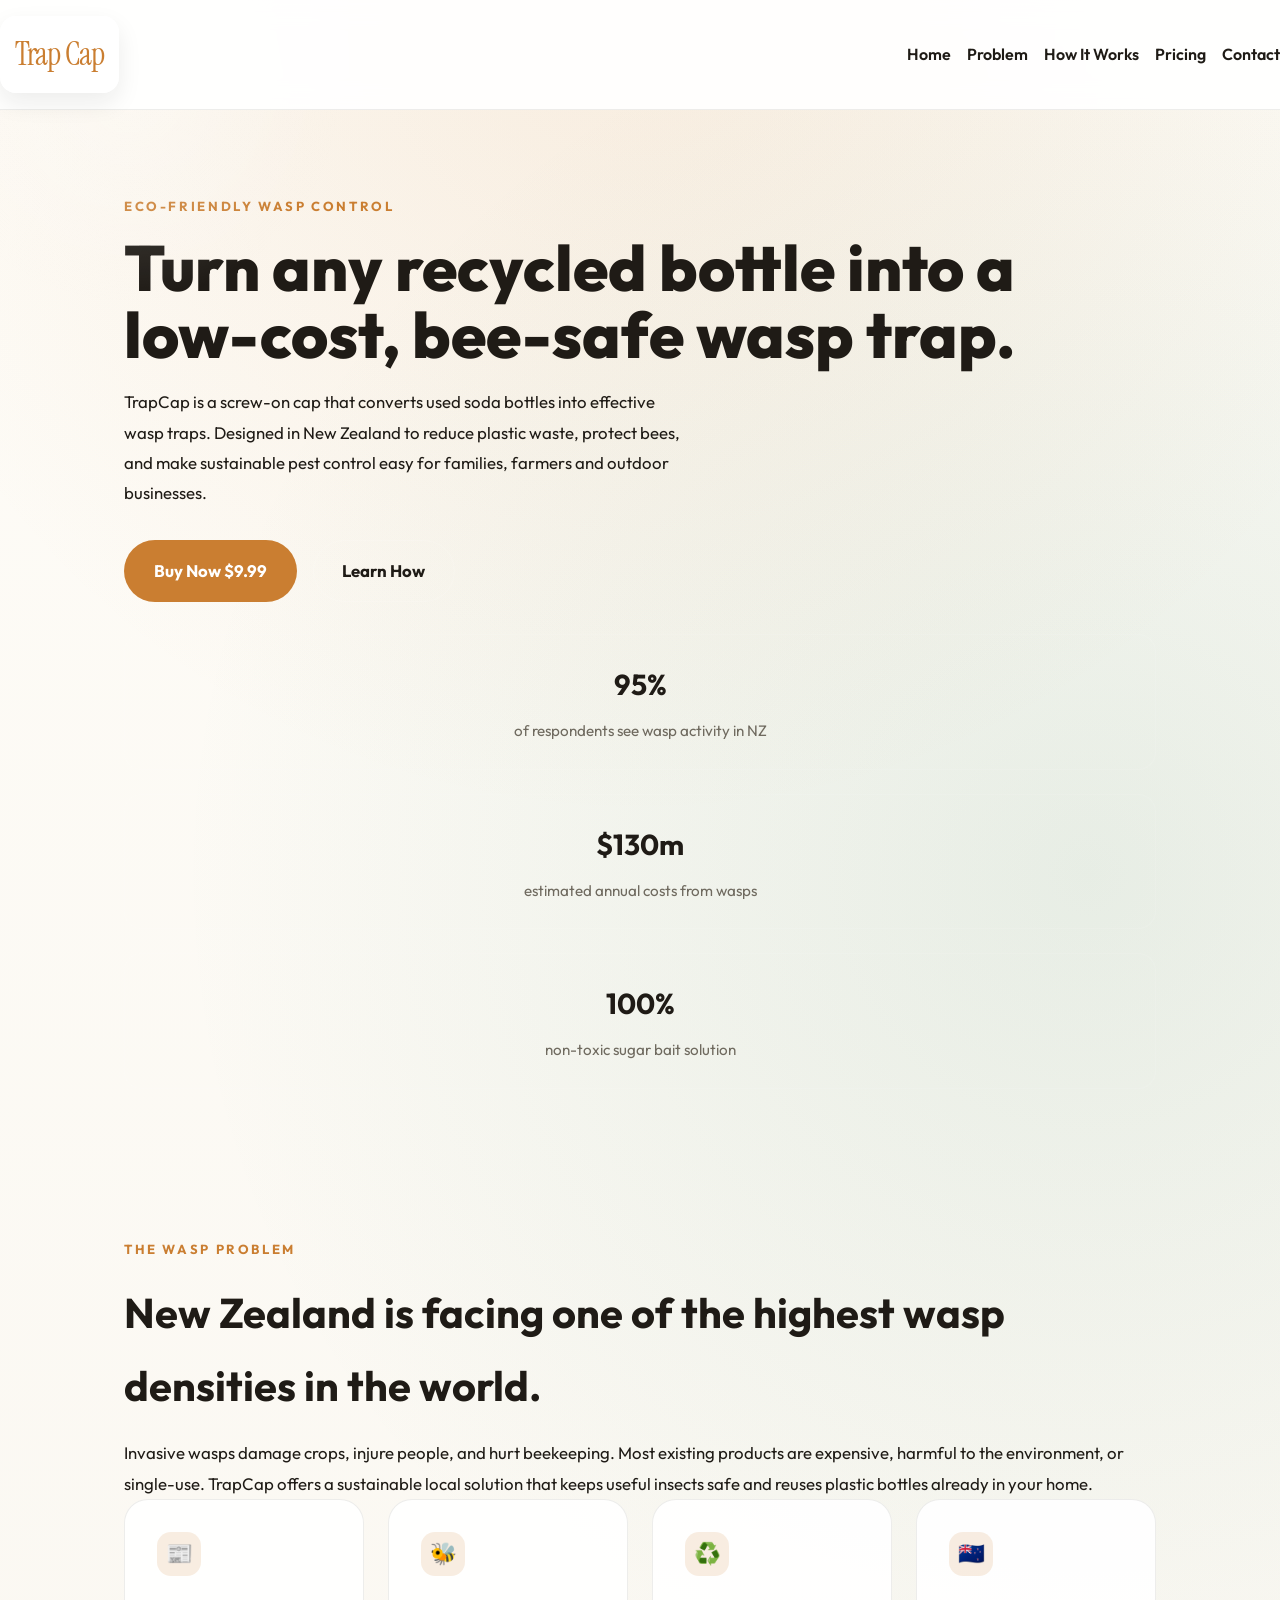
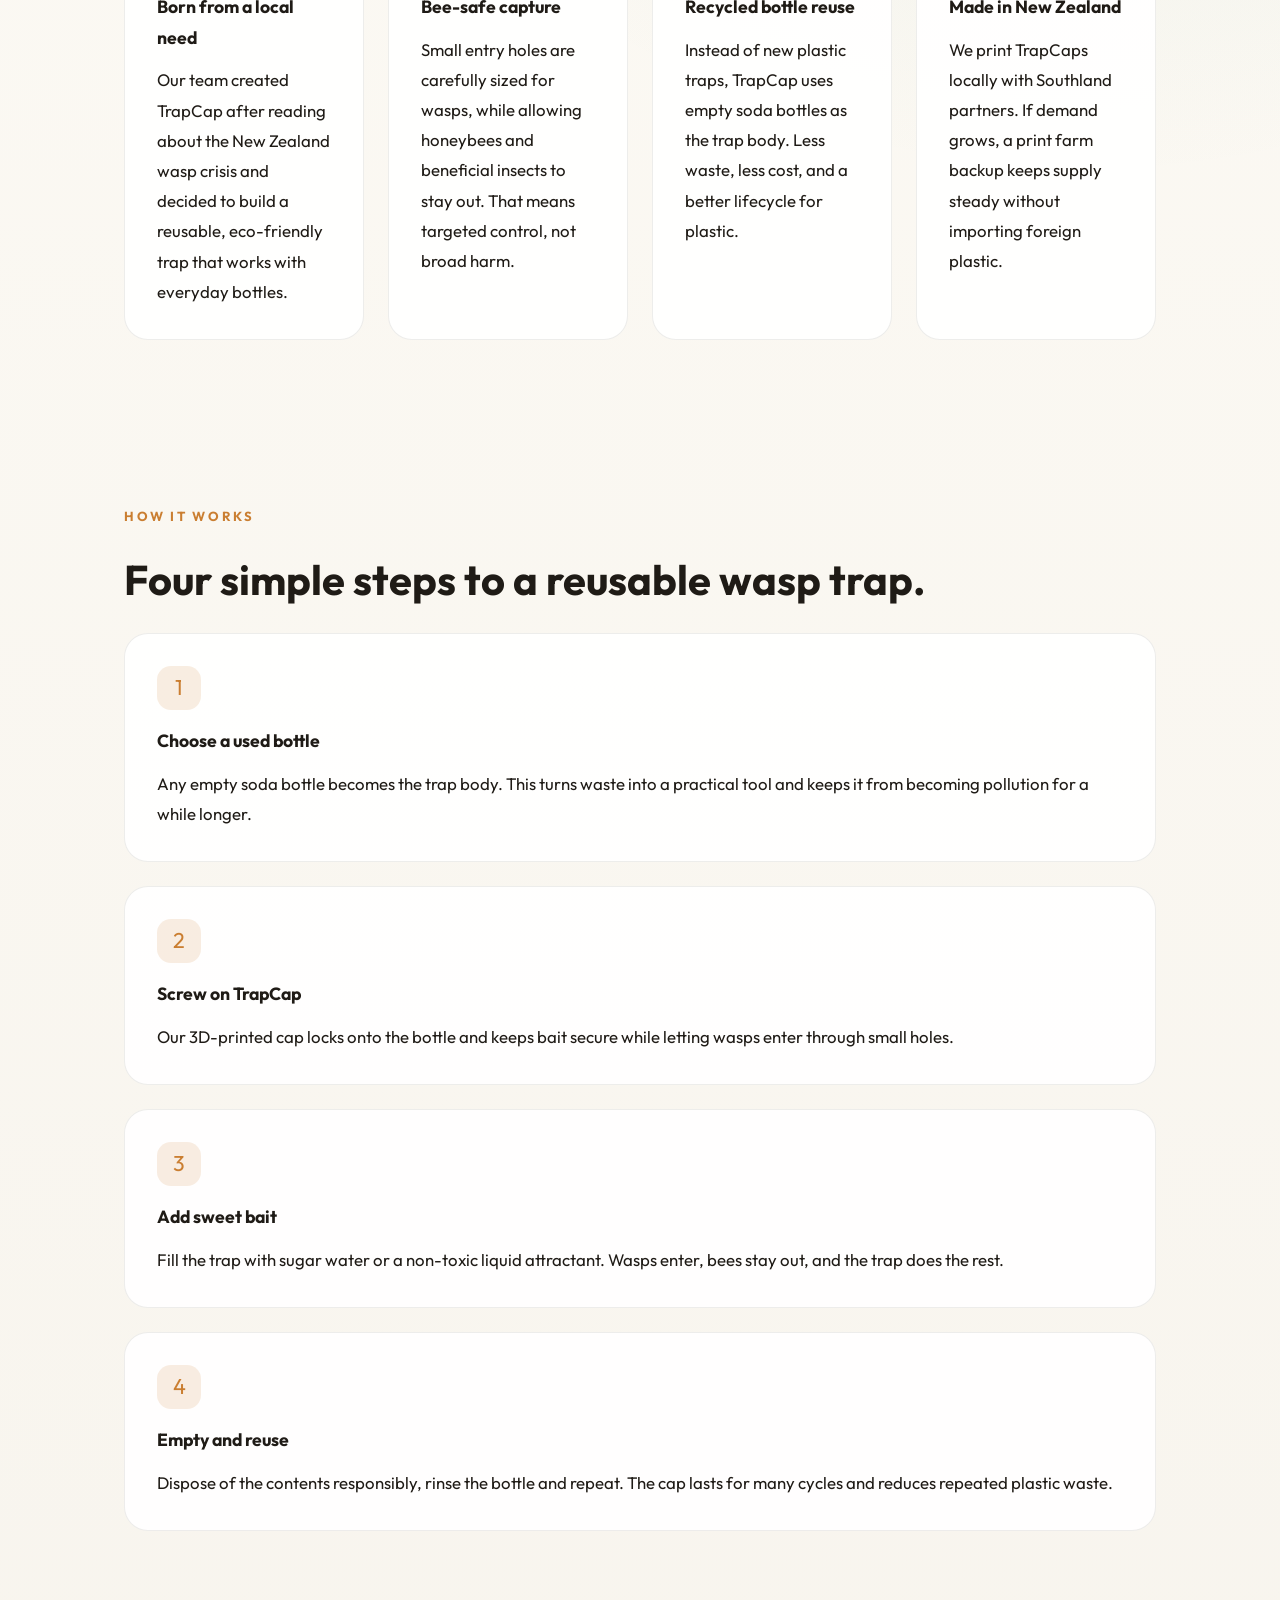
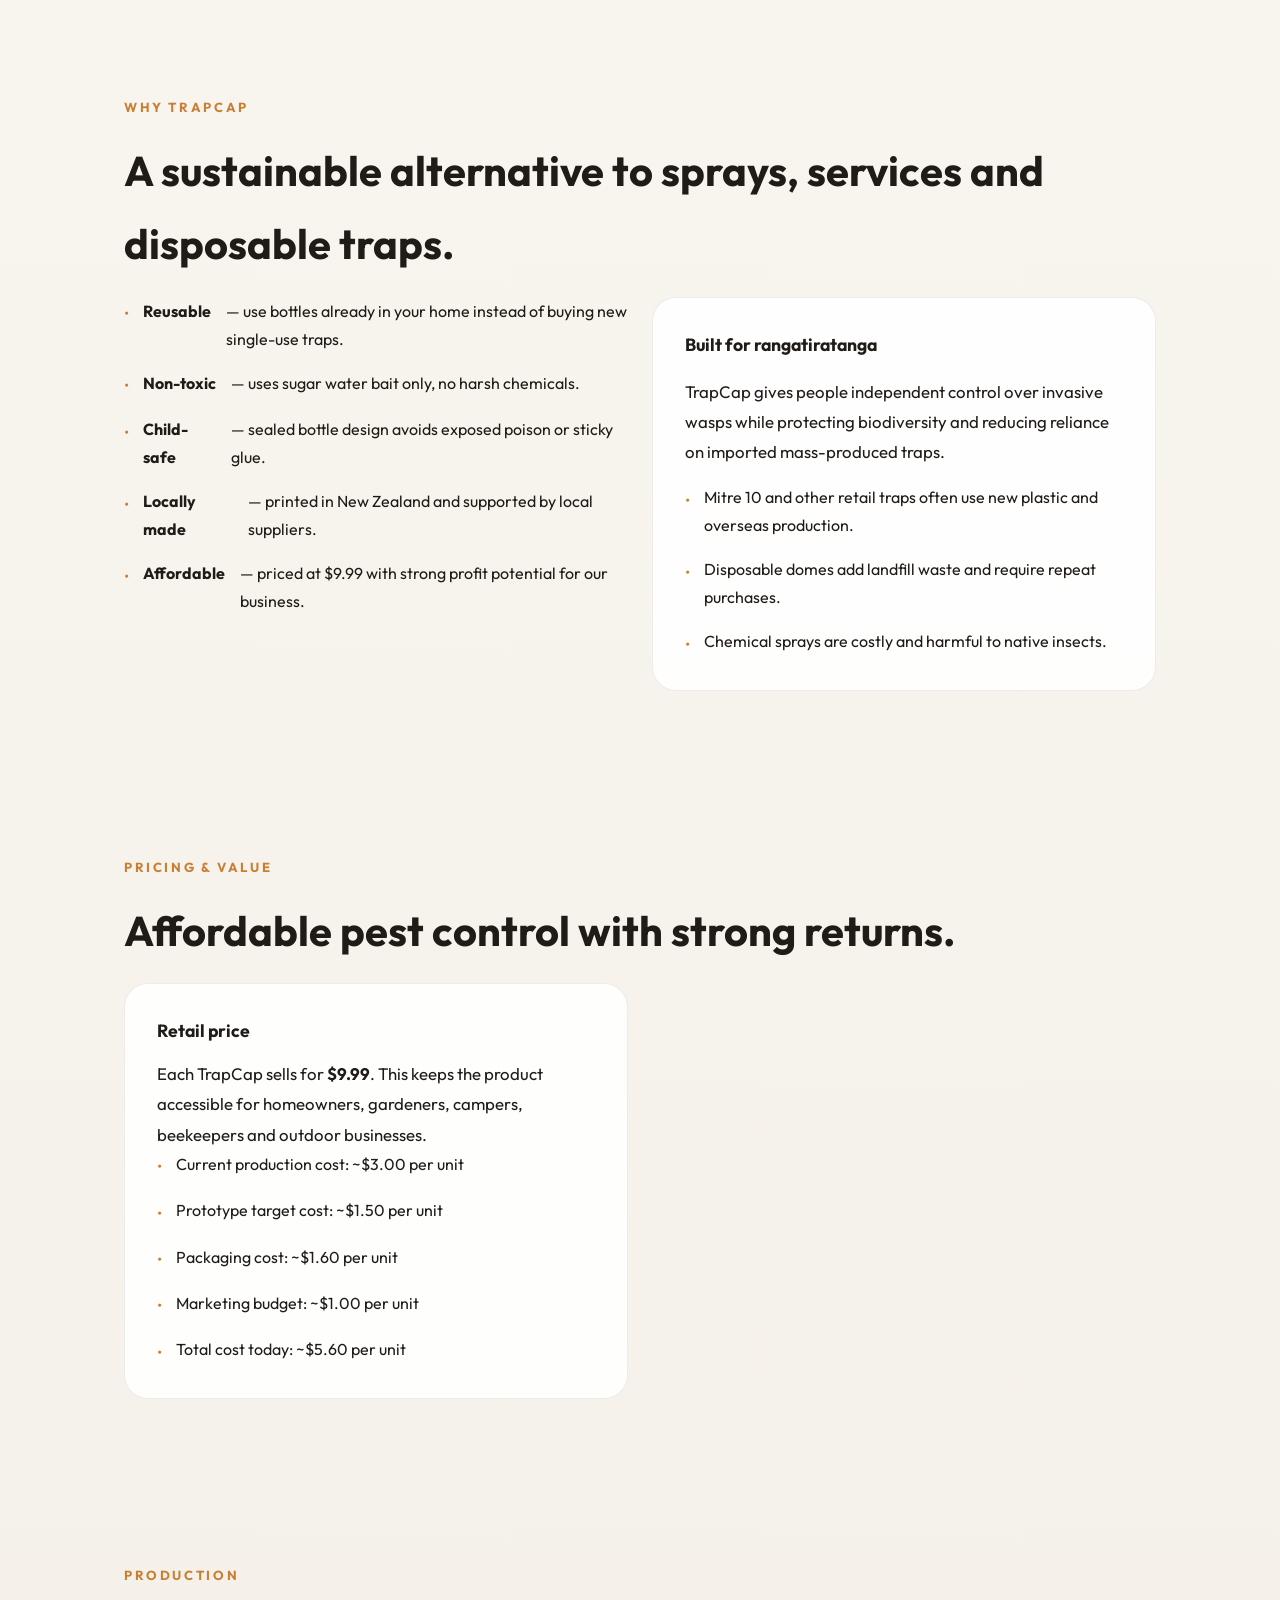
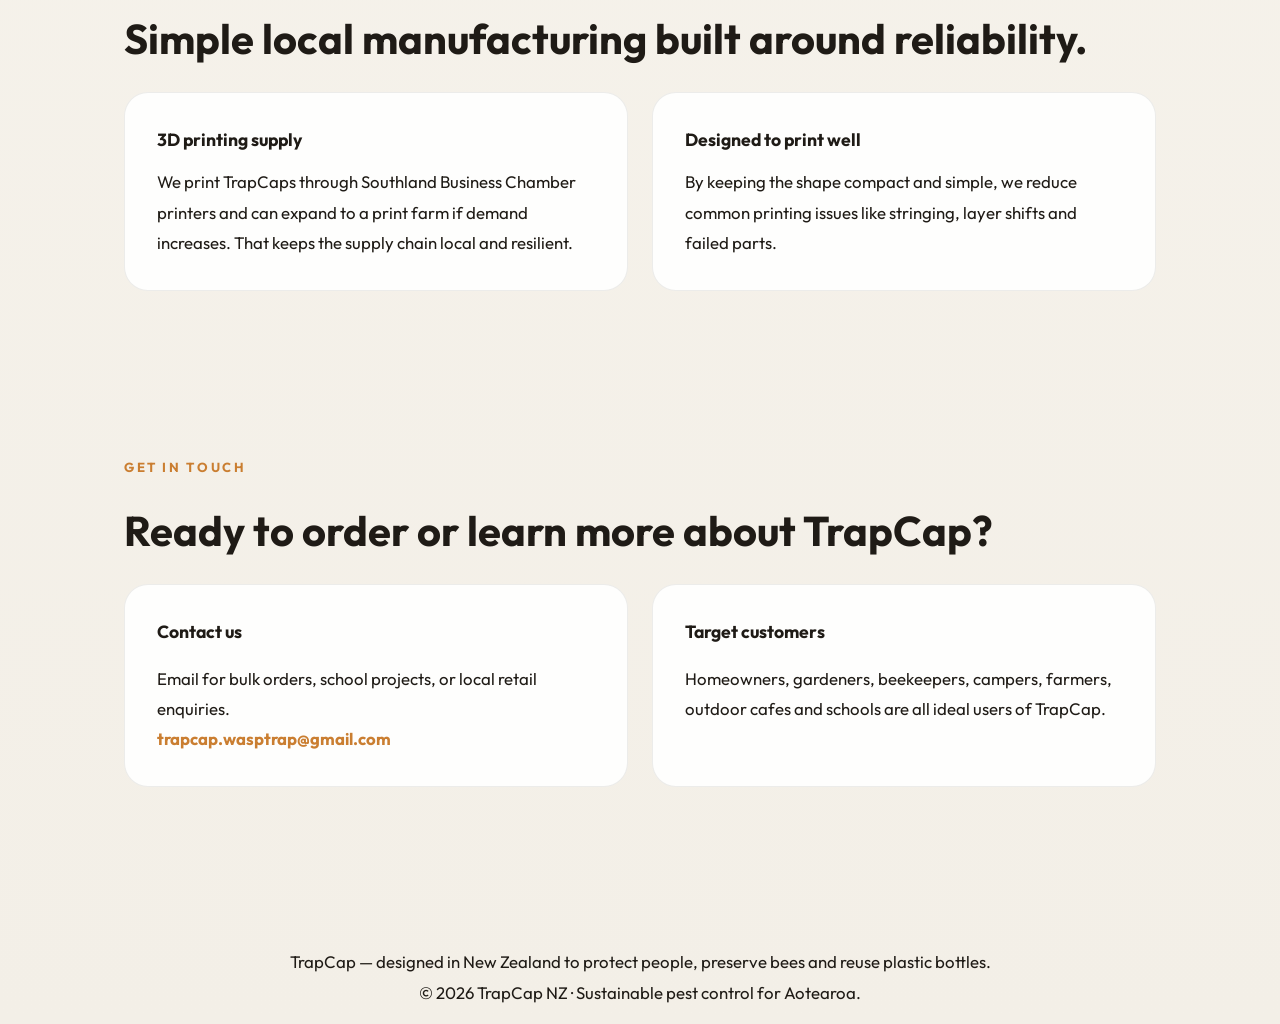
<file: TCW.PCT/index.html>
<!DOCTYPE html>
<html lang="en">
<head>
  <meta charset="UTF-8">
  <meta http-equiv="refresh" content="0; url=TrapCap.html">
  <meta name="viewport" content="width=device-width, initial-scale=1.0">
  <meta name="description" content="Redirecting to TrapCap NZ website." />
  <title>TrapCap NZ</title>
  <style>
    body {
      min-height: 100vh;
      margin: 0;
      display: grid;
      place-items: center;
      background: linear-gradient(135deg, #1a3f5a 0%, #264a6b 100%);
      color: #f4f7fb;
      font-family: 'Outfit', system-ui, sans-serif;
      text-align: center;
    }
    .redirect-card {
      max-width: 420px;
      padding: 2rem;
      border-radius: 24px;
      background: rgba(255, 255, 255, 0.08);
      box-shadow: 0 20px 60px rgba(0, 0, 0, 0.2);
      backdrop-filter: blur(14px);
    }
    h1 {
      margin: 0 0 0.75rem;
      font-size: clamp(1.8rem, 3vw, 2.8rem);
      letter-spacing: -0.03em;
    }
    p {
      margin: 0 0 1.5rem;
      line-height: 1.7;
      color: #d9e4f1;
    }
    a {
      display: inline-block;
      padding: 0.9rem 1.6rem;
      color: #1a3f5a;
      background: #f4f7fb;
      border-radius: 999px;
      text-decoration: none;
      font-weight: 600;
      transition: transform 0.2s ease, box-shadow 0.2s ease;
    }
    a:hover {
      transform: translateY(-2px);
      box-shadow: 0 16px 30px rgba(255, 255, 255, 0.22);
    }
  </style>
</head>
<body>
  <div class="redirect-card">
    <h1>Redirecting to TrapCap</h1>
    <p>Please wait while we take you to the TrapCap NZ website. If the redirect does not happen automatically, click the button below.</p>
    <a href="TrapCap.html">Continue to TrapCap</a>
  </div>
</body>
</html>
</file>
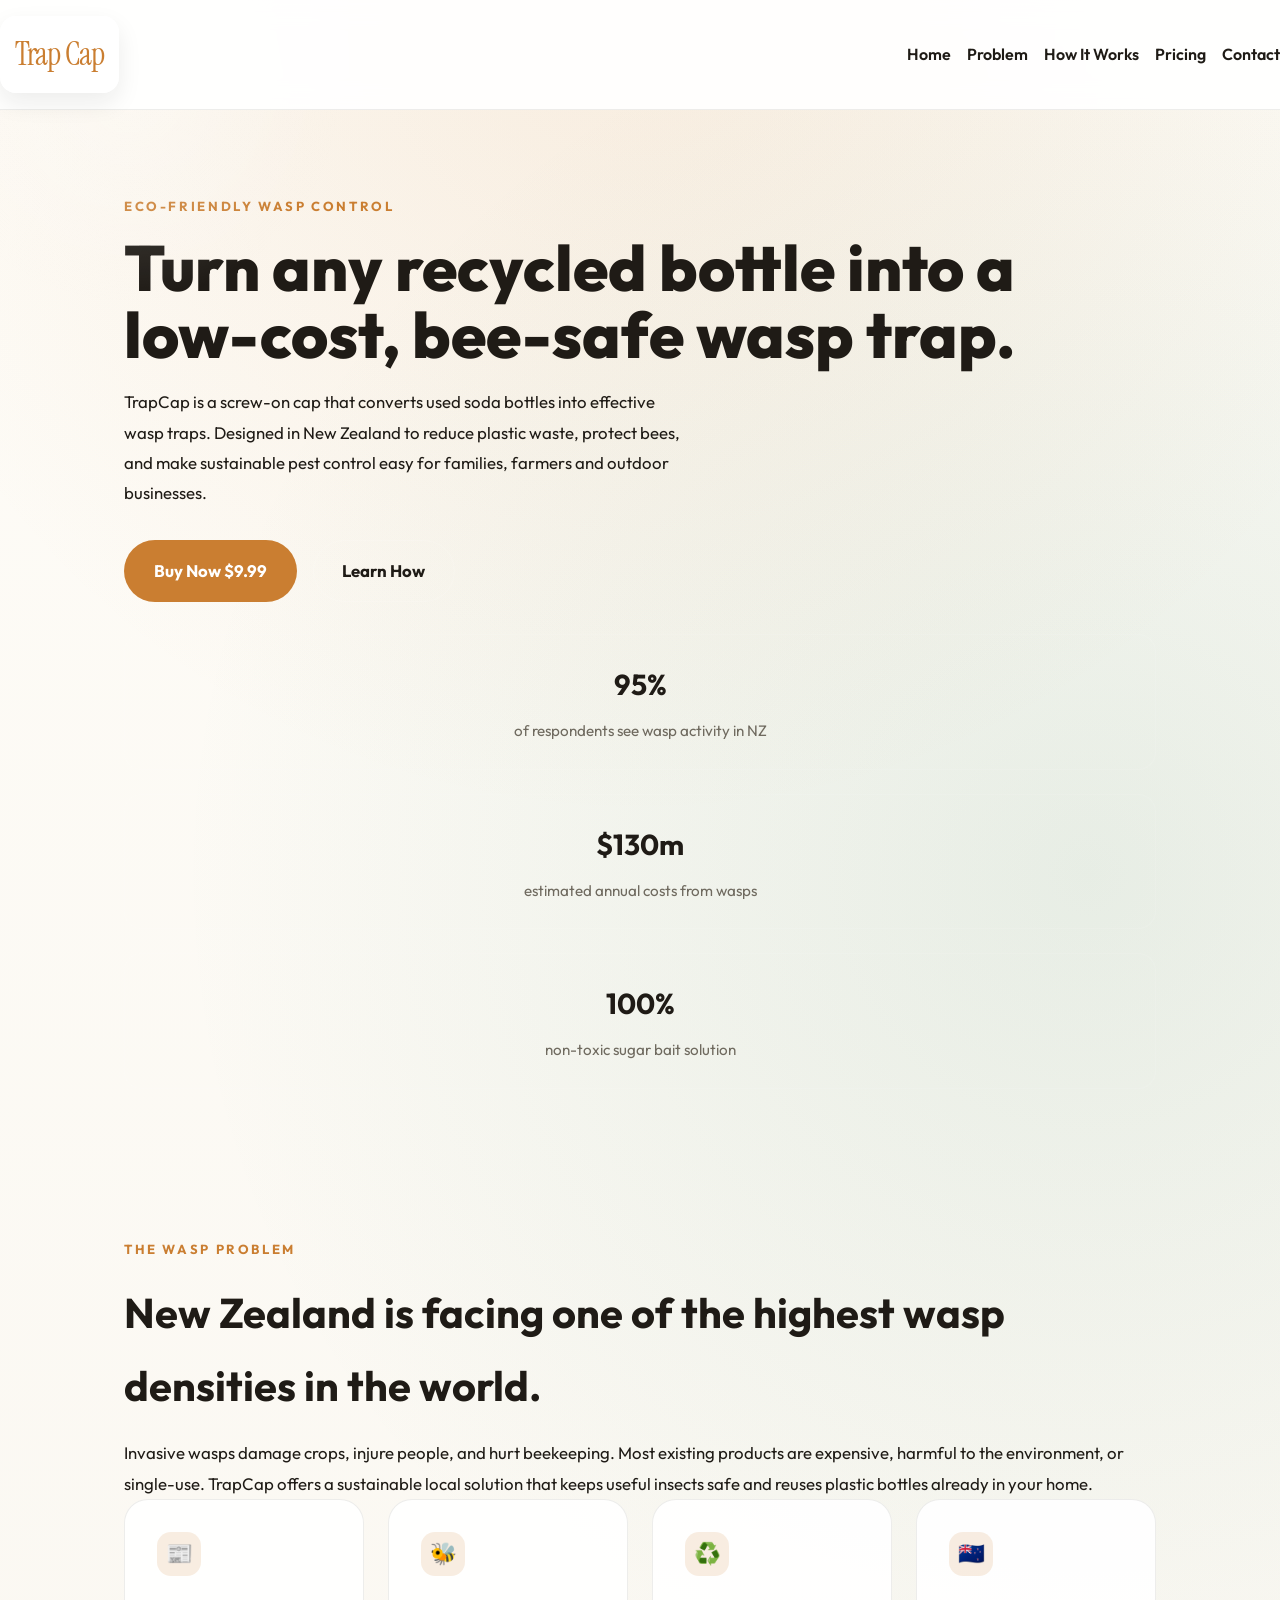
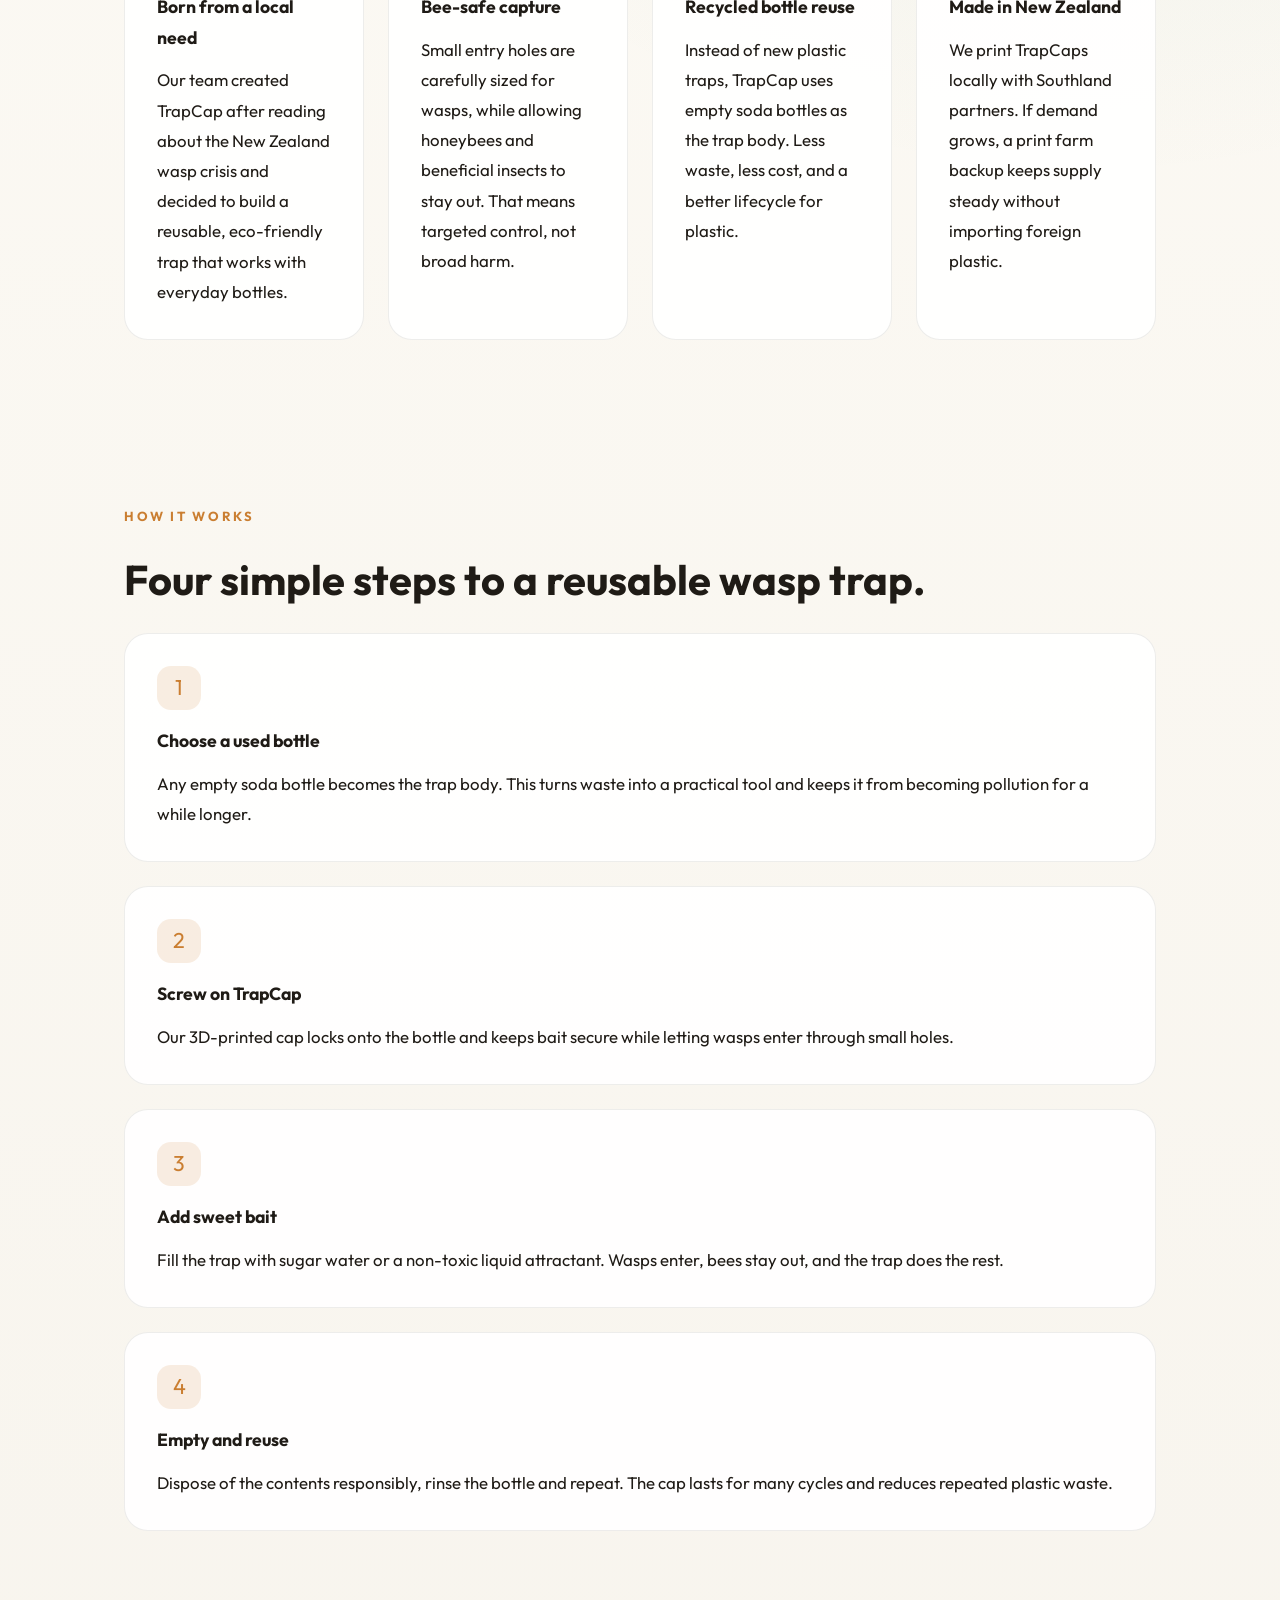
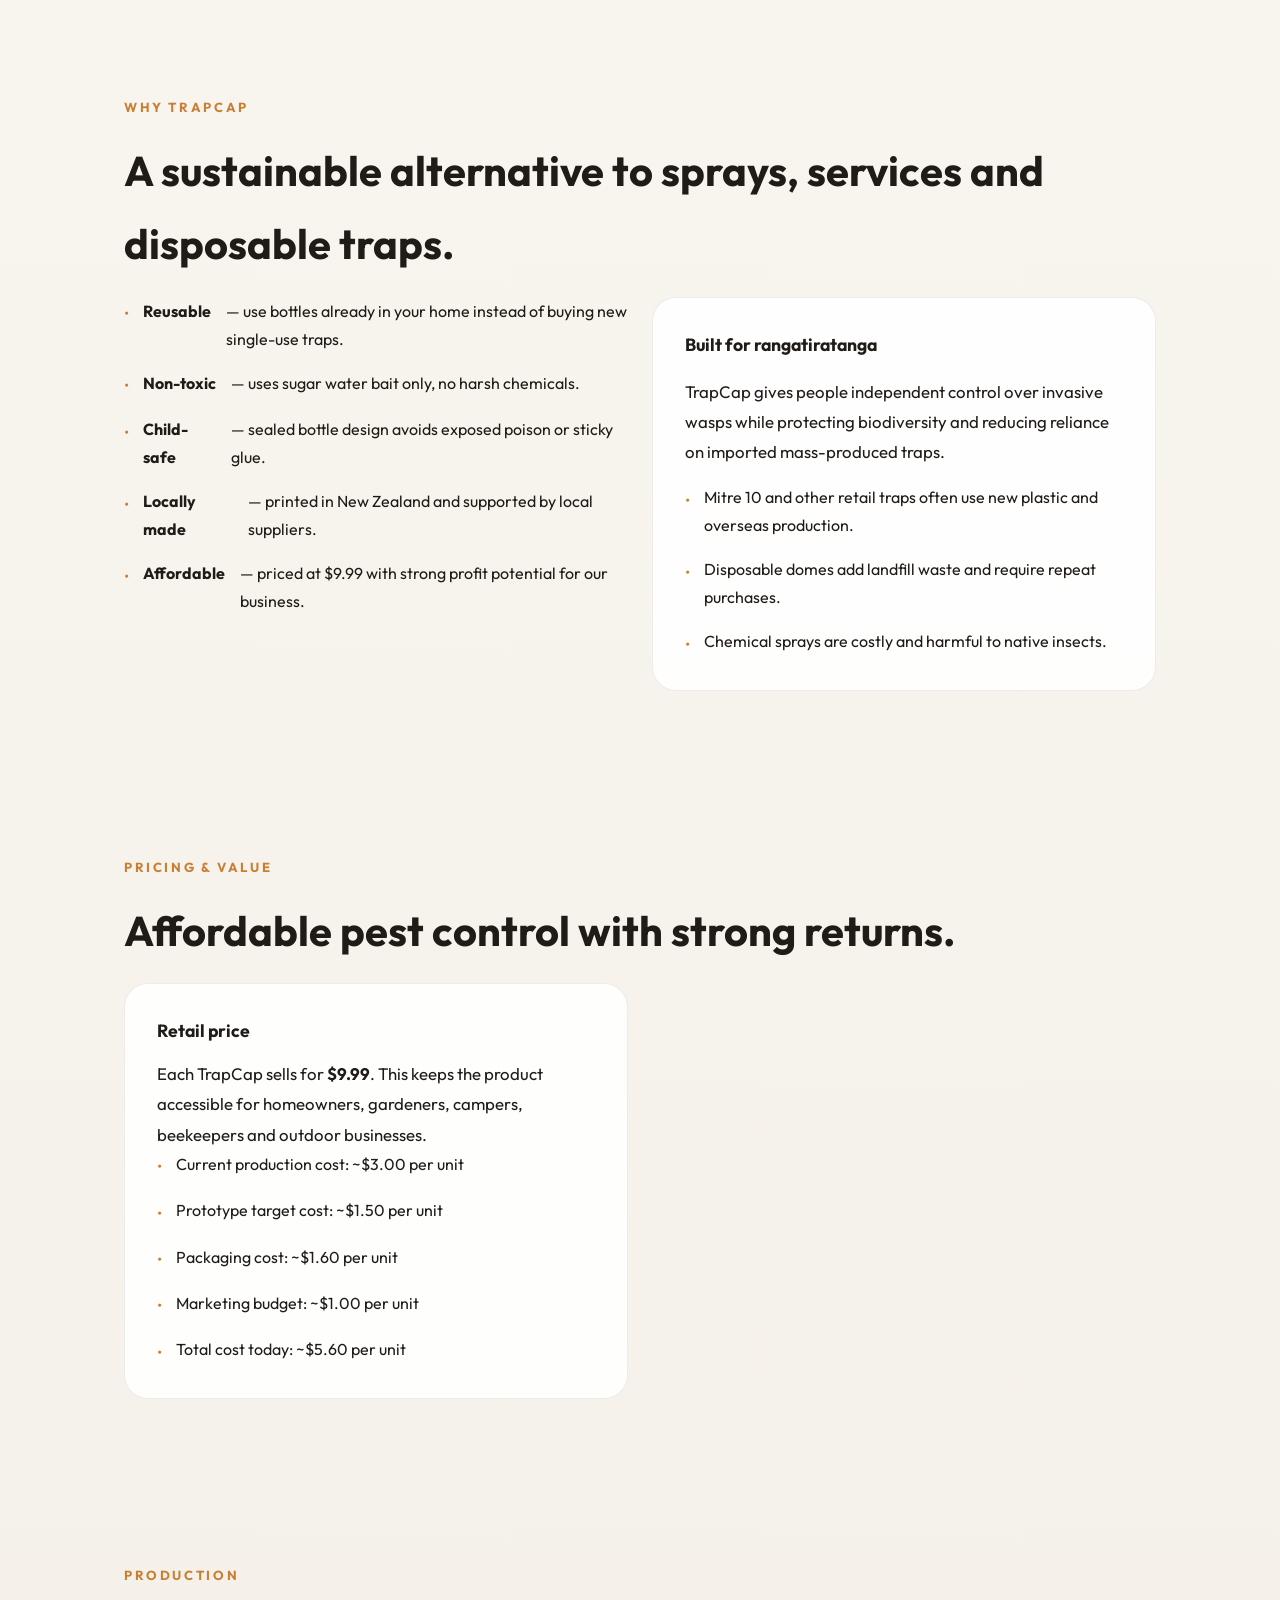
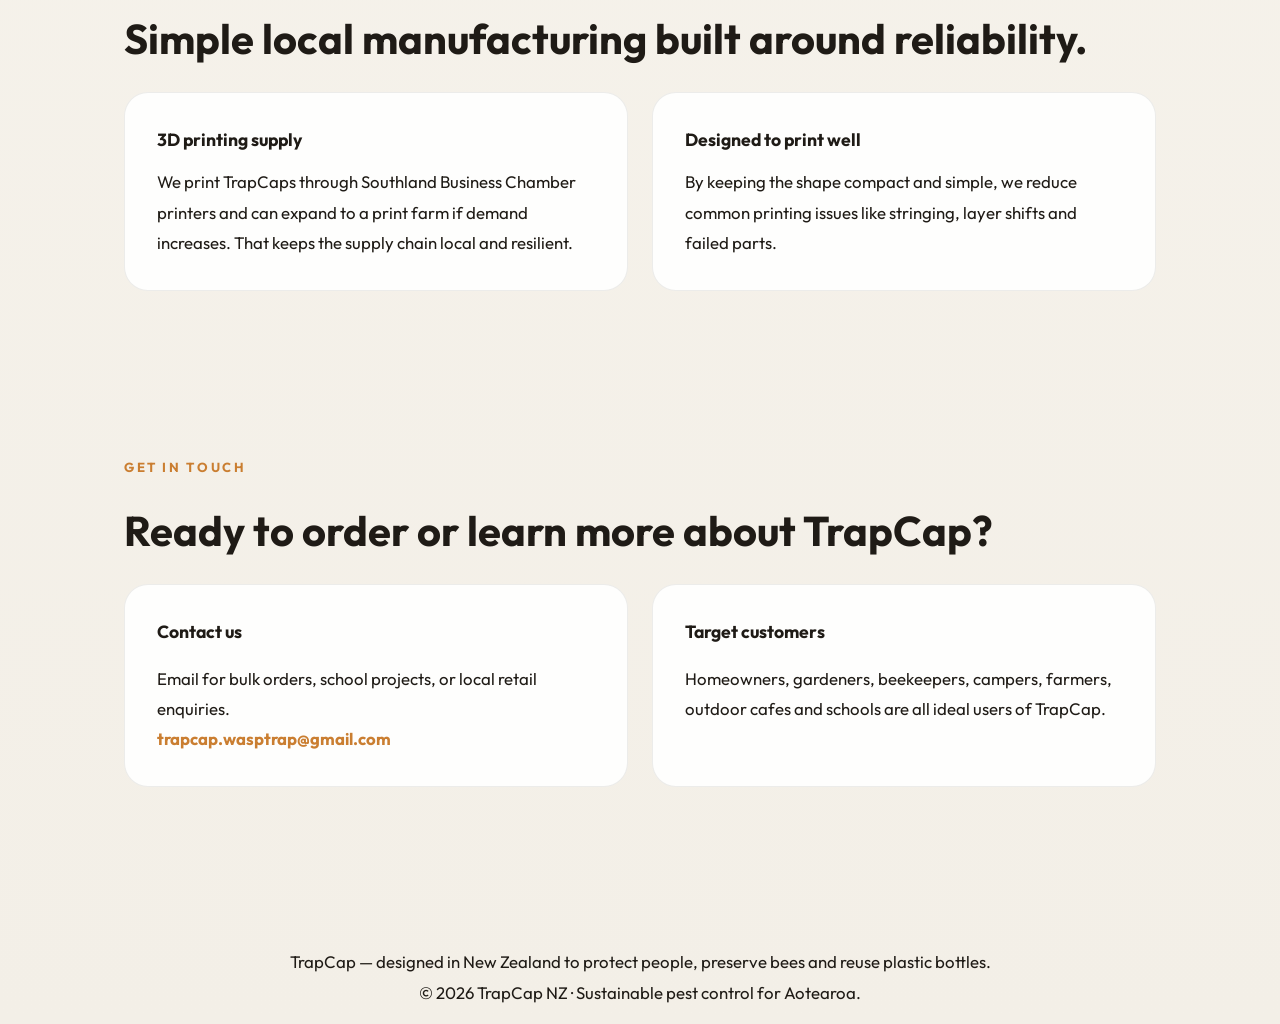
<file: TCW.PCT/TrapCap.html>
<!DOCTYPE html>
<html lang="en">
<head>
  <meta charset="UTF-8">
  <meta name="viewport" content="width=device-width, initial-scale=1.0">
  <title>TrapCap NZ | Eco-friendly Wasp Trap</title>
  <meta name="description" content="TrapCap turns recycled bottles into bee-safe wasp traps. Sustainable, local, and affordable pest control for New Zealand." />
  <link rel="preconnect" href="https://fonts.googleapis.com">
  <link href="https://fonts.googleapis.com/css2?family=Instrument+Serif:ital@0;1&family=Outfit:wght@300;400;500;600&display=swap" rel="stylesheet">
  <link rel="stylesheet" href="style.css">
</head>
<body>
<nav>
  <a class="logo" href="#hero"><span>Trap</span><span>Cap</span></a>
  <div class="nav-links">
    <a href="#hero">Home</a>
    <a href="#problem">Problem</a>
    <a href="#how">How It Works</a>
    <a href="#pricing">Pricing</a>
    <a href="#contact">Contact</a>
  </div>
</nav>
<main>
  <section class="hero" id="hero">
    <div class="hero-grid">
      <div class="hero-copy">
        <span class="eyebrow">Eco-friendly wasp control</span>
        <h1>Turn any recycled bottle into a low-cost, bee-safe wasp trap.</h1>
        <p>TrapCap is a screw-on cap that converts used soda bottles into effective wasp traps. Designed in New Zealand to reduce plastic waste, protect bees, and make sustainable pest control easy for families, farmers and outdoor businesses.</p>
        <div class="hero-actions">
          <a class="btn btn-primary" href="#pricing">Buy Now $9.99</a>
          <a class="btn btn-outline" href="#how">Learn How</a>
        </div>
        <div class="stats">
          <div class="stat"><strong>95%</strong><span>of respondents see wasp activity in NZ</span></div>
          <div class="stat"><strong>$130m</strong><span>estimated annual costs from wasps</span></div>
          <div class="stat"><strong>100%</strong><span>non-toxic sugar bait solution</span></div>
        </div>
      </div>
    </div>
  </section>

  <section class="section" id="problem">
    <span class="eyebrow">The wasp problem</span>
    <h2>New Zealand is facing one of the highest wasp densities in the world.</h2>
    <p>Invasive wasps damage crops, injure people, and hurt beekeeping. Most existing products are expensive, harmful to the environment, or single-use. TrapCap offers a sustainable local solution that keeps useful insects safe and reuses plastic bottles already in your home.</p>
    <div class="cards">
      <div class="card">
        <div class="icon">📰</div>
        <h3>Born from a local need</h3>
        <p>Our team created TrapCap after reading about the New Zealand wasp crisis and decided to build a reusable, eco-friendly trap that works with everyday bottles.</p>
      </div>
      <div class="card">
        <div class="icon">🐝</div>
        <h3>Bee-safe capture</h3>
        <p>Small entry holes are carefully sized for wasps, while allowing honeybees and beneficial insects to stay out. That means targeted control, not broad harm.</p>
      </div>
      <div class="card">
        <div class="icon">♻️</div>
        <h3>Recycled bottle reuse</h3>
        <p>Instead of new plastic traps, TrapCap uses empty soda bottles as the trap body. Less waste, less cost, and a better lifecycle for plastic.</p>
      </div>
      <div class="card">
        <div class="icon">🇳🇿</div>
        <h3>Made in New Zealand</h3>
        <p>We print TrapCaps locally with Southland partners. If demand grows, a print farm backup keeps supply steady without importing foreign plastic.</p>
      </div>
    </div>
  </section>

  <section class="section" id="how">
    <span class="eyebrow">How it works</span>
    <h2>Four simple steps to a reusable wasp trap.</h2>
    <div class="process-list">
      <div class="card">
        <div class="icon">1</div>
        <h3>Choose a used bottle</h3>
        <p>Any empty soda bottle becomes the trap body. This turns waste into a practical tool and keeps it from becoming pollution for a while longer.</p>
      </div>
      <div class="card">
        <div class="icon">2</div>
        <h3>Screw on TrapCap</h3>
        <p>Our 3D-printed cap locks onto the bottle and keeps bait secure while letting wasps enter through small holes.</p>
      </div>
      <div class="card">
        <div class="icon">3</div>
        <h3>Add sweet bait</h3>
        <p>Fill the trap with sugar water or a non-toxic liquid attractant. Wasps enter, bees stay out, and the trap does the rest.</p>
      </div>
      <div class="card">
        <div class="icon">4</div>
        <h3>Empty and reuse</h3>
        <p>Dispose of the contents responsibly, rinse the bottle and repeat. The cap lasts for many cycles and reduces repeated plastic waste.</p>
      </div>
    </div>
  </section>

  <section class="section" id="benefits">
    <span class="eyebrow">Why TrapCap</span>
    <h2>A sustainable alternative to sprays, services and disposable traps.</h2>
    <div class="grid">
      <div>
        <ul class="feature-list">
          <li><strong>Reusable</strong> — use bottles already in your home instead of buying new single-use traps.</li>
          <li><strong>Non-toxic</strong> — uses sugar water bait only, no harsh chemicals.</li>
          <li><strong>Child-safe</strong> — sealed bottle design avoids exposed poison or sticky glue.</li>
          <li><strong>Locally made</strong> — printed in New Zealand and supported by local suppliers.</li>
          <li><strong>Affordable</strong> — priced at $9.99 with strong profit potential for our business.</li>
        </ul>
      </div>
      <div>
        <div class="panel">
          <h3>Built for rangatiratanga</h3>
          <p>TrapCap gives people independent control over invasive wasps while protecting biodiversity and reducing reliance on imported mass-produced traps.</p>
          <ul class="feature-list">
            <li>Mitre 10 and other retail traps often use new plastic and overseas production.</li>
            <li>Disposable domes add landfill waste and require repeat purchases.</li>
            <li>Chemical sprays are costly and harmful to native insects.</li>
          </ul>
        </div>
      </div>
    </div>
  </section>

  <section class="section" id="pricing">
    <span class="eyebrow">Pricing & value</span>
    <h2>Affordable pest control with strong returns.</h2>
    <div class="grid">
      <div class="card">
        <h3>Retail price</h3>
        <p>Each TrapCap sells for <strong>$9.99</strong>. This keeps the product accessible for homeowners, gardeners, campers, beekeepers and outdoor businesses.</p>
        <ul class="feature-list">
          <li>Current production cost: ~$3.00 per unit</li>
          <li>Prototype target cost: ~$1.50 per unit</li>
          <li>Packaging cost: ~$1.60 per unit</li>
          <li>Marketing budget: ~$1.00 per unit</li>
          <li>Total cost today: ~$5.60 per unit</li>
        </ul>
      </div>
    </div>
  </section>

  <section class="section" id="production">
    <span class="eyebrow">Production</span>
    <h2>Simple local manufacturing built around reliability.</h2>
    <div class="grid">
      <div class="card">
        <h3>3D printing supply</h3>
        <p>We print TrapCaps through Southland Business Chamber printers and can expand to a print farm if demand increases. That keeps the supply chain local and resilient.</p>
      </div>
      <div class="card">
        <h3>Designed to print well</h3>
        <p>By keeping the shape compact and simple, we reduce common printing issues like stringing, layer shifts and failed parts.</p>
      </div>
    </div>
  </section>

  <section class="section" id="contact">
    <span class="eyebrow">Get in touch</span>
    <h2>Ready to order or learn more about TrapCap?</h2>
    <div class="contact-grid">
      <div class="contact-card">
        <h3>Contact us</h3>
        <p>Email for bulk orders, school projects, or local retail enquiries.</p>
        <p><a href="mailto:trapcap.wasptrap@gmail.com">trapcap.wasptrap@gmail.com</a></p>
      </div>
      <div class="contact-card">
        <h3>Target customers</h3>
        <p>Homeowners, gardeners, beekeepers, campers, farmers, outdoor cafes and schools are all ideal users of TrapCap.</p>
      </div>
    </div>
  </section>
</main>
<footer>
  <p>TrapCap — designed in New Zealand to protect people, preserve bees and reuse plastic bottles.</p>
  <p>© 2026 TrapCap NZ · Sustainable pest control for Aotearoa.</p>
</footer>
</body>
</html>
</file>
<file: TCW.PCT/style.css>
:root {
  --bg: #f6f4ef;                    /* f6f4ef */
  --surface: #ffffff;               /* ffffff */
  --surface-strong: #f2efe8;        /* #f2efe8 */
  --text: #1f1b16;                  /* 1f1b16 */
  --muted: #6f6a5f;                 /* 6f6a5f */
  --border: rgba(31,27,22,0.08);    /* rgba(31,27,22,0.08) */
  --accent: #ca7e31;                /* ca7e31 */
  --accent-soft: #d8a55d;           /* d8a55d */
  --green: #2e7d5a;                 /* 2e7d5a */
}

* {
  margin: 0;
  padding: 0;
  box-sizing: border-box;
}

html {
  scroll-behavior: smooth;
}

body {
  min-height: 100vh;
  font-family: 'Outfit', sans-serif;
  background: radial-gradient(circle at top, rgba(202,126,49,0.12), transparent 14%),
    radial-gradient(circle at 85% 15%, rgba(46,125,90,0.1), transparent 18%),
    linear-gradient(180deg, #fefcf7 0%, #f3efe7 100%);
  color: var(--text);
  font-size: 1.05rem;
  line-height: 1.75;
}

body::before {
  content: '';
  position: fixed;
  inset: 0;
  background: radial-gradient(circle at 10% 10%, rgba(255,255,255,0.28), transparent 15%);
  pointer-events: none;
}

main {
  max-width: 1080px;
  margin: 0 auto;
  padding: 0 1.5rem 3rem;
}

nav {
  position: sticky;
  top: 0;
  z-index: 10;
  display: flex;
  align-items: center;
  justify-content: space-between;
  padding: 1rem 0;
  backdrop-filter: blur(12px);
  background: rgba(255, 255, 255, 0.92);
  border-bottom: 1px solid rgba(31, 27, 22, 0.08);
}

.logo {
  display: inline-flex;
  align-items: center;
  gap: 0.3rem;
  padding: 0.65rem 0.95rem;
  border-radius: 1rem;
  font-family: 'Instrument Serif', serif;
  font-size: 2rem;
  letter-spacing: -0.03em;
  color: var(--text);
  text-decoration: none;
  background: rgba(255, 255, 255, 0.82);
  box-shadow: 0 10px 25px rgba(31, 27, 22, 0.08);
}

.logo span {
  color: var(--accent);
}

.nav-links {
  display: flex;
  flex-wrap: wrap;
  gap: 1rem;
}

.nav-links a {
  color: var(--text);
  text-decoration: none;
  font-size: 1rem;
  font-weight: 600;
  transition: color 0.2s ease;
}

.nav-links a:hover {
  color: var(--accent);
}

.hero {
  padding: 5rem 0 4rem;
}

.hero-grid {
  display: grid;
  grid-template-columns: 1fr;
  gap: 3rem;
  align-items: center;
}

.eyebrow {
  display: inline-block;
  margin-bottom: 1rem;
  font-size: 0.82rem;
  font-weight: 700;
  letter-spacing: 0.2em;
  text-transform: uppercase;
  color: var(--accent);
}

h1 {
  font-family: 'Outfit', sans-serif;
  font-weight: 800;
  font-size: clamp(2.8rem, 5vw, 4.2rem);
  line-height: 1.05;
  margin-bottom: 1.2rem;
  color: var(--text);
}

h2 {
  font-family: 'Outfit', sans-serif;
  font-weight: 700;
  font-size: clamp(1.9rem, 4vw, 2.6rem);
  margin-bottom: 1rem;
  color: var(--text);
}

h3 {
  font-family: 'Outfit', sans-serif;
  font-weight: 700;
  font-size: 1.1rem;
  margin-bottom: 0.75rem;
  color: var(--text);
}

p {
  color: var(--text);
  font-size: 1.05rem;
  line-height: 1.8;
}

.hero-copy p {
  max-width: 560px;
  margin-bottom: 2rem;
}

.hero-actions {
  display: flex;
  flex-wrap: wrap;
  gap: 1rem;
  margin-bottom: 2rem;
}

.btn {
  display: inline-flex;
  align-items: center;
  justify-content: center;
  padding: 0.95rem 1.8rem;
  border-radius: 999px;
  font-weight: 700;
  text-decoration: none;
  transition: transform 0.2s ease, background 0.2s ease, border-color 0.2s ease;
  border: 1px solid transparent;
}

.btn-primary {
  background: var(--accent);
  color: var(--surface);
}

.btn-primary:hover {
  background: var(--accent-soft);
  transform: translateY(-1px);
}

.btn-outline {
  background: transparent;
  color: var(--text);
  border-color: rgba(255,255,255,0.12);
}

.btn-outline:hover {
  border-color: var(--accent);
  color: var(--accent);
  transform: translateY(-1px);
}

.hero-visual {
  display: flex;
  align-items: center;
  justify-content: center;
  background: linear-gradient(180deg, rgba(255,255,255,0.05), rgba(0,0,0,0.18));
  border: 1px solid rgba(255,255,255,0.08);
  border-radius: 32px;
  padding: 2rem;
}

.hero-visual model-viewer {
  width: 100%;
  max-width: 420px;
  min-height: 360px;
  border-radius: 24px;
  background: rgba(0, 0, 0, 0.12);
}

.trap-mock {
  width: 280px;
  aspect-ratio: 0.9;
  background: linear-gradient(180deg, #2d2a24 0%, #161310 100%);
  border-radius: 28px;
  position: relative;
  box-shadow: 0 20px 50px rgba(0, 0, 0, 0.35);
}

.trap-mock::before {
  content: '';
  position: absolute;
  top: 18px;
  left: 50%;
  transform: translateX(-50%);
  width: 60%;
  height: 22px;
  background: #3d3327;
  border-radius: 999px;
  box-shadow: inset 0 2px 4px rgba(255, 255, 255, 0.08);
}

.trap-mock::after {
  content: 'TrapCap';
  position: absolute;
  bottom: 28px;
  left: 50%;
  transform: translateX(-50%);
  font-family: 'Outfit', sans-serif;
  font-size: 0.9rem;
  letter-spacing: 0.22em;
  color: rgba(202, 126, 49, 0.92);
}

.trap-mouth {
  position: absolute;
  top: 26%;
  left: 50%;
  transform: translateX(-50%);
  width: 72%;
  height: 52%;
  background: linear-gradient(180deg, #181410, #2b271f);
  border-radius: 30% 30% 20% 20%;
  box-shadow: inset 0 0 0 1px rgba(255,255,255,0.05);
}

.trap-hole {
  position: absolute;
  width: 12px;
  height: 12px;
  background: rgba(255,255,255,0.18);
  border-radius: 50%;
  top: 42%;
  left: 30%;
  box-shadow: 0 0 0 1px rgba(255,255,255,0.06);
}

.trap-hole:nth-child(2) {
  left: 44%;
}

.trap-hole:nth-child(3) {
  left: 58%;
}

.section {
  padding: 5rem 0;
}

.cards,
.grid,
.process-list,
.stats,
.contact-grid {
  display: grid;
  gap: 1.5rem;
}

.cards {
  grid-template-columns: repeat(4, minmax(220px, 1fr));
}

.card,
.panel,
.contact-card {
  background: rgba(255,255,255,0.90);
  border: 1px solid rgba(31,27,22,0.08);
  border-radius: 24px;
  padding: 2rem;
  transition: transform 0.2s ease, border-color 0.2s ease, background 0.2s ease;
}

.card:hover,
.contact-card:hover {
  transform: translateY(-3px);
  border-color: rgba(202,126,49,0.35);
  background: rgba(255,255,255,1);
}

.icon {
  width: 44px;
  height: 44px;
  display: grid;
  place-items: center;
  border-radius: 14px;
  background: rgba(202,126,49,0.14);
  color: var(--accent);
  margin-bottom: 1rem;
  font-size: 1.35rem;
}

.grid {
  grid-template-columns: 1fr 1fr;
  align-items: start;
}

.feature-list,
.stats {
  list-style: none;
  padding: 0;
  margin: 0;
}

.feature-list {
  display: grid;
  gap: 1rem;
}

.feature-list li {
  display: flex;
  gap: 0.9rem;
  align-items: flex-start;
  color: var(--text);
  font-size: 1rem;
}

.feature-list li::before {
  content: '•';
  color: var(--accent);
  margin-top: 0.15rem;
}

.stat {
  background: rgba(255,255,255,0.03);
  border: 1px solid rgba(255,255,255,0.07);
  border-radius: 18px;
  padding: 1.5rem;
  text-align: center;
}

.stat strong {
  display: block;
  font-size: 1.8rem;
  margin-bottom: 0.35rem;
  color: var(--text);
}

.stat span {
  color: var(--muted);
  font-size: 0.95rem;
}

.panel h3 {
  margin-bottom: 1rem;
}

.panel p {
  margin-bottom: 1rem;
}

.footer-band {
  display: grid;
  grid-template-columns: 1fr auto;
  gap: 1rem;
  align-items: center;
  background: rgba(255,255,255,0.04);
  border: 1px solid rgba(255,255,255,0.08);
  border-radius: 24px;
  padding: 2rem;
}

.contact-grid {
  grid-template-columns: 1fr 1fr;
}

.contact-card h3 {
  margin-bottom: 1rem;
}

.contact-card a {
  color: var(--accent);
  text-decoration: none;
  font-weight: 700;
}

footer {
  text-align: center;
  padding: 2rem 0 1rem;
  font-size: 0.9rem;
  color: var(--muted);
}

footer a {
  color: var(--accent);
  text-decoration: none;
}

output.price-output {
  color: var(--accent);
  font-weight: 700;
}

@media (max-width: 960px) {
  .hero-grid,
  .grid,
  .contact-grid,
  .cards,
  .stats {
    grid-template-columns: 1fr;
  }

  .hero {
    padding: 4rem 0;
  }
}
</file>
